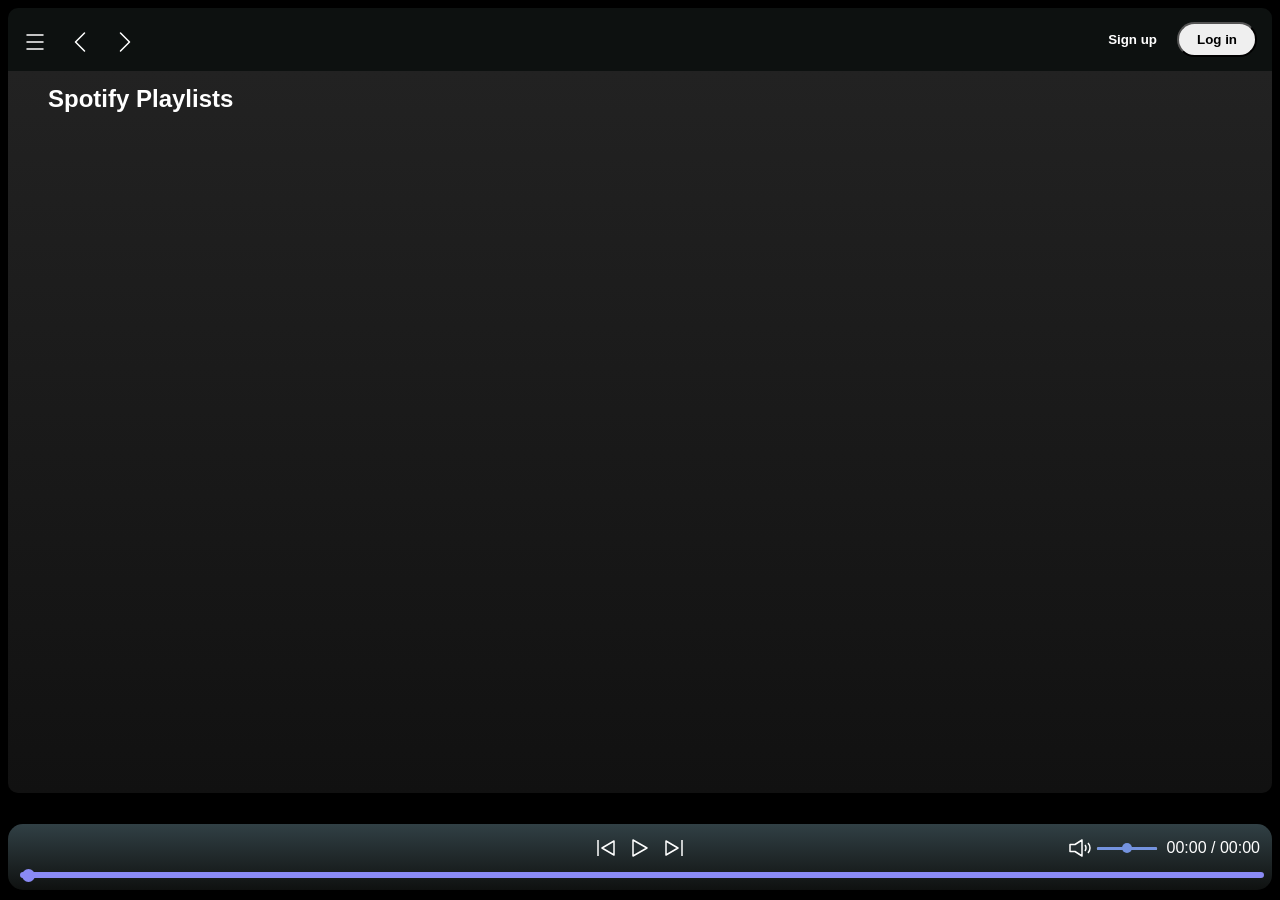
<file: index.html>
<!DOCTYPE html>
<html lang="en">
<head>
    <meta charset="UTF-8">
    <meta name="viewport" content="width=device-width, initial-scale=1.0">
    <title>Spotify - Web Player: Music for everyone</title>
    <link rel="stylesheet" href="style.css">
    <link rel="icon" href="favicon.ico">
</head>
<body>
    <div class="container">
        <div class="left">
            <div class="leftBox1">
                <div class="logoClose">
                    <div class="logo"></div>
                    <div class="close">
                        <svg xmlns="http://www.w3.org/2000/svg" viewBox="0 0 24 24" width="24" height="24" fill="white" stroke="white" stroke-width="2" stroke-linecap="round" stroke-linejoin="round" class="close-icon">
                            <line x1="18" y1="6" x2="6" y2="18"></line>
                            <line x1="6" y1="6" x2="18" y2="18"></line>
                        </svg>
                    </div>
                </div>
                <div class="menus">
                    <ul>
                        <li>
                            <div class="icon home">
                                <svg xmlns="http://www.w3.org/2000/svg" fill="currentColor" data-encore-id="icon" role="img" aria-hidden="true" class="Svg-sc-ytk21e-0 iYxpxA home-active-icon" viewBox="0 0 24 24">
                                    <path d="M13.5 1.515a3 3 0 0 0-3 0L3 5.845a2 2 0 0 0-1 1.732V21a1 1 0 0 0 1 1h6a1 1 0 0 0 1-1v-6h4v6a1 1 0 0 0 1 1h6a1 1 0 0 0 1-1V7.577a2 2 0 0 0-1-1.732l-7.5-4.33z"></path>
                                </svg>
                            </div>Home
                        </li>
                        <li>
                            <div class="icon search">
                                <svg xmlns="http://www.w3.org/2000/svg" fill="currentColor" data-encore-id="icon"role="img" aria-hidden="true" class="Svg-sc-ytk21e-0 iYxpxA search-icon"viewBox="0 0 24 24">
                                    <path d="M10.533 1.279c-5.18 0-9.407 4.14-9.407 9.279s4.226 9.279 9.407 9.279c2.234 0 4.29-.77 5.907-2.058l4.353 4.353a1 1 0 1 0 1.414-1.414l-4.344-4.344a9.157 9.157 0 0 0 2.077-5.816c0-5.14-4.226-9.28-9.407-9.28zm-7.407 9.279c0-4.006 3.302-7.28 7.407-7.28s7.407 3.274 7.407 7.28-3.302 7.279-7.407 7.279-7.407-3.273-7.407-7.28z"></path>
                                </svg>
                            </div>Search
                        </li>
                    </ul>
                </div>
            </div>
            <div class="leftBox2">
                <div class="library">
                    <div class="icon libraryIcon"></div>Your Library
                </div>
                <div class="libraryList">
                    <ul>
                        
                    </ul>
                </div>
            </div>
            <div class="leftBox3">
                <div class="footdata">
                    <ul>
                        <li>Legal</li>
                        <li>Safety & Privacy Center</li>
                        <li>Privacy Policy</li>
                        <li>Cookies</li>
                        <li>About Ads</li>
                        <li>Accessibility</li>
                    </ul>
                    <div class="left3"><a href="#">Cookies</a></div>
                </div>
                <button class="langButton">
                    <div class="internetIcon"></div>English
                </button>
            </div>
        </div>
        <div class="right">
            <nav>
                <div class="naviIcons">
                    <div class="hamburger chevron">
                        <svg width="24" height="24" viewBox="0 0 24 24" fill="currentColor" xmlns="http://www.w3.org/2000/svg">
                            <path d="M4 5L20 5" stroke="currentColor" stroke-width="1.5" stroke-linecap="round" stroke-linejoin="round"/>
                            <path d="M4 12L20 12" stroke="currentColor" stroke-width="1.5" stroke-linecap="round" stroke-linejoin="round"/>
                            <path d="M4 19L20 19" stroke="currentColor" stroke-width="1.5" stroke-linecap="round" stroke-linejoin="round"/>
                        </svg>
                    </div>
                    <div class="leftChevron chevron">
                        <svg xmlns="http://www.w3.org/2000/svg" width="24" height="24" fill="currentColor" class="bi bi-chevron-left" viewBox="0 0 16 16">
                            <path fill-rule="evenodd" d="M11.354 1.646a.5.5 0 0 1 0 .708L5.707 8l5.647 5.646a.5.5 0 0 1-.708.708l-6-6a.5.5 0 0 1 0-.708l6-6a.5.5 0 0 1 .708 0"/>
                        </svg>
                    </div>
                    <div class="rightChevron chevron">
                        <svg xmlns="http://www.w3.org/2000/svg" width="24" height="24" fill="currentColor" class="bi bi-chevron-right" viewBox="0 0 16 16">
                            <path fill-rule="evenodd" d="M4.646 1.646a.5.5 0 0 1 .708 0l6 6a.5.5 0 0 1 0 .708l-6 6a.5.5 0 0 1-.708-.708L10.293 8 4.646 2.354a.5.5 0 0 1 0-.708"/>
                        </svg>
                    </div>
                </div>
                <div class="signupButtons">
                    <button class="btn signbtn">Sign up</button>
                    <button class="btn logbtn">Log in</button>
                </div>
            </nav>
            <section>
                <div class="secHead"><h2>Spotify Playlists</h2></div>
                <div class="cardContainer"></div>
            </section>
            <div class="playBar">
                
                <div class="fullScreenHead" style="display: none;"></div>
                <div class="imagediv" style="display: none;"></div>

                <div class="upperBar">
                    <div class="songInfo"></div>

                    <div class="songButtons">
                        <div class="previous">
                            <svg width="24" height="24" viewBox="0 0 24 24" fill="none" xmlns="http://www.w3.org/2000/svg">
                                <path d="M20 19V5L8 12L20 19Z" stroke="currentColor" stroke-width="1.5" stroke-linejoin="round"/>
                                <path d="M4 4V20" stroke="currentColor" stroke-width="1.5"/>
                            </svg>
                        </div>
                        <div class="play">
                            <svg width="24" height="24" viewBox="0 0 24 24" fill="none" xmlns="http://www.w3.org/2000/svg">
                                <path d="M5 20V4L19 12L5 20Z" stroke="currentColor" stroke-width="1.5" stroke-linejoin="round"/>
                            </svg>
                        </div>
                        <div class="next">
                            <svg width="24" height="24" viewBox="0 0 24 24" fill="none" xmlns="http://www.w3.org/2000/svg">
                                <path d="M4 19V5L16 12L4 19Z" stroke="currentColor" stroke-width="1.5" stroke-linejoin="round"/>
                                <path d="M20 4V20" stroke="currentColor" stroke-width="1.5"/>
                            </svg>
                        </div>
                    </div>

                    <div class="rangeAndTime">
                        <div class="range">
                            <div class="sound">
                                <svg width="24" height="24" viewBox="0 0 24 24" fill="none" xmlns="http://www.w3.org/2000/svg">
                                    <path d="M13.9998 4H14.7498C14.7498 3.72564 14.6 3.47317 14.3592 3.34171C14.1183 3.21024 13.825 3.22076 13.5942 3.36913L13.9998 4ZM13.9998 20L13.5942 20.6309C13.825 20.7792 14.1183 20.7898 14.3592 20.6583C14.6 20.5268 14.7498 20.2744 14.7498 20H13.9998ZM2.00049 8.5V7.75C1.58627 7.75 1.25049 8.08579 1.25049 8.5H2.00049ZM2.00049 15.5H1.25049C1.25049 15.9142 1.58627 16.25 2.00049 16.25V15.5ZM7.00049 8.5V9.25H7.22078L7.40609 9.13087L7.00049 8.5ZM7.00049 15.5L7.40609 14.8691L7.22078 14.75H7.00049V15.5ZM13.2498 4V20H14.7498V4H13.2498ZM1.25049 8.5V15.5H2.75049V8.5H1.25049ZM2.00049 9.25H7.00049V7.75H2.00049V9.25ZM2.00049 16.25H7.00049V14.75H2.00049V16.25ZM7.40609 9.13087L14.4054 4.63087L13.5942 3.36913L6.59489 7.86913L7.40609 9.13087ZM6.59489 16.1309L13.5942 20.6309L14.4054 19.3691L7.40609 14.8691L6.59489 16.1309Z" fill="currentColor"/>
                                    <path d="M17 9C17.6254 9.81968 18 10.8634 18 12C18 13.1366 17.6254 14.1803 17 15" stroke="currentColor" stroke-width="1.5" stroke-linejoin="round"/>
                                    <path d="M20 7C21.2508 8.36613 22 10.1057 22 12C22 13.8943 21.2508 15.6339 20 17" stroke="currentColor" stroke-width="1.5" stroke-linejoin="round"/>
                                </svg>
                            </div>
                            <input type="range">
                        </div>
                        <div class="songTime">00:00 / 00:00</div>
                    </div>

                </div>

                <div class="wholeSeekBar">
                    <div class="time" style="display: none;">
                        <div class="currTime">00:00</div>
                        <div class="totalTime">00:00</div>
                    </div>

                    <div class="seekbar">
                        <div class="circle"></div>
                    </div>
                </div>
            </div>
        </div>
    </div>
    <script src="script.js"></script>
</body>
</html>
</file>
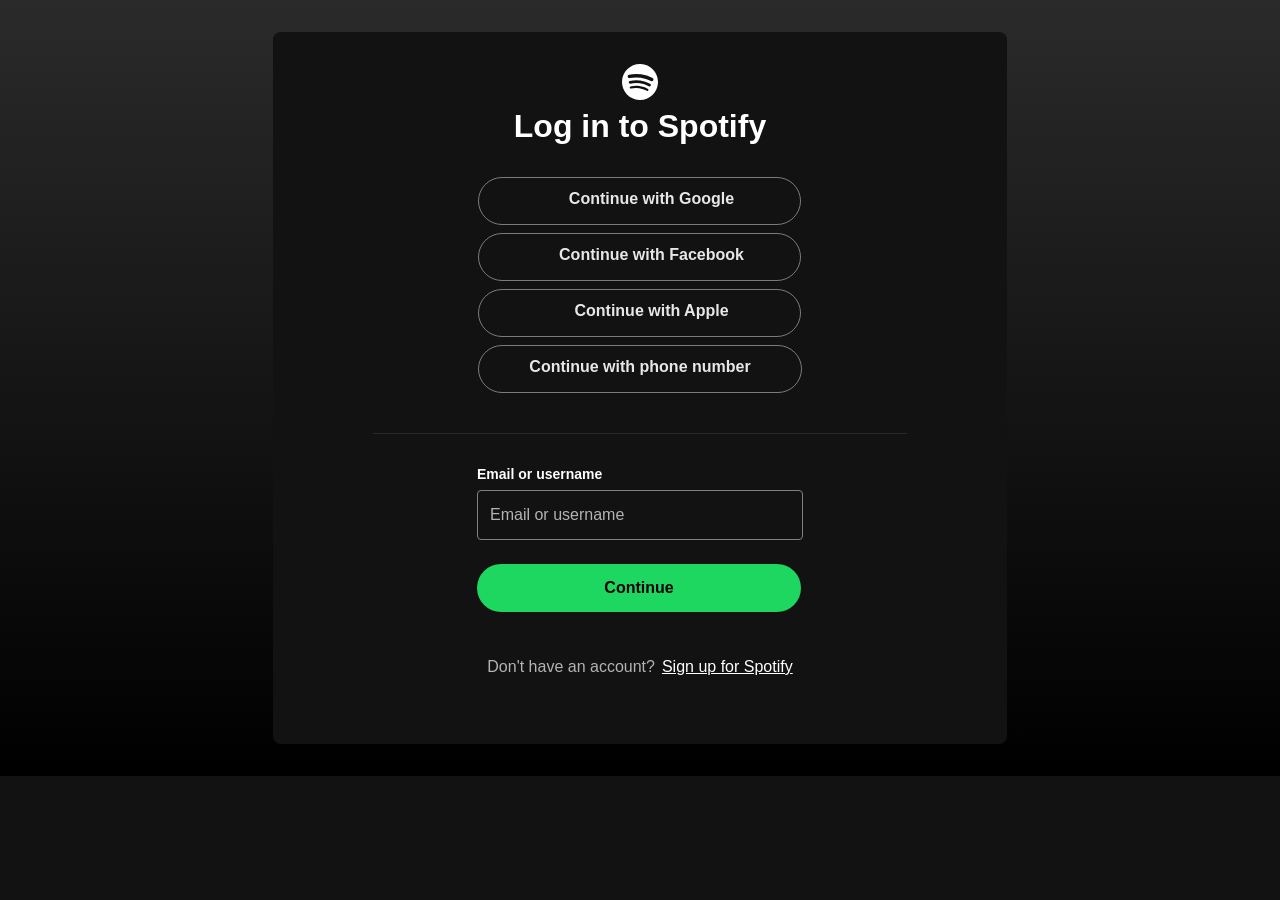
<file: login.html>
<!DOCTYPE html>
<html lang="en">

<head>
    <meta charset="UTF-8">
    <meta name="viewport" content="width=device-width, initial-scale=1.0">
    <title>Log in - Spotify</title>
    <style>
        * {
            margin: 0;
            padding: 0;
            letter-spacing: normal;
            font-family: SpotifyMixUI, CircularSp-Arab, CircularSp-Hebr, CircularSp-Cyrl, CircularSp-Grek, CircularSp-Deva, Helvetica Neue, helvetica, arial, Hiragino Kaku Gothic ProN, Meiryo, MS Gothic;
        }

        body {
            background-color: #121212;
        }

        .container {
            color: white;
            background-image: linear-gradient(rgba(255, 255, 255, 0.1) 0%, rgb(0, 0, 0) 100%);
            padding: 32px;
            display: flex;
            justify-content: center;
            align-items: center;
        }

        .loginInfo {
            background-color: #121212;
            padding-bottom: 32px;
            border-radius: 8px;
            display: flex;
            flex-direction: column;
            justify-content: center;
            align-items: center;
        }

        .logo {
            width: 36px;
            height: 36px;
            padding-top: 32px;
            padding-bottom: 8px;
        }

        .logo a:visited {
            color: white;
        }

        .logo a:link {
            color: white;
        }
        h1{
            margin-bottom: 32px;
        }
        li{
            list-style: none;
            margin-bottom: 8px;
        }
        li button{
            background-color: transparent;
            padding: 7px 31px;
            display: flex;
            justify-content: center;
            align-items: center;
            border: 0.800px solid rgb(124, 124, 124);
            border-radius: 50px;
            cursor: pointer;
        }
        li button:hover{
            border-color: rgb(255, 255, 255);
        }
        .GFAicons{
            width: 24px;
            height: 24px;
        }
        .google{
            background-image: url("https://accounts.scdn.co/sso/images/new-google-icon.72fd940a229bc94cf9484a3320b3dccb.svg");
        }
        .facebook{
            background-image: url("https://accounts.scdn.co/sso/images/new-facebook-icon.eae8e1b6256f7ccf01cf81913254e70b.svg");
        }
        .apple{
            background-image: url("https://accounts.scdn.co/sso/images/new-apple-icon.e356139ea90852da2e60f1ff738f3cbb.svg");
        }
        .GFAtext{
            color: rgba(255, 255, 255, 0.9);
            width: 235px;
            height: 22px;
            margin: 5px auto;
            font-size: 16px;
            font-weight: 700;
        }
        .phoneNo{
            width: 260px;
        }
        .hr{
            width: 534px;
            height: 0px;
            margin: 32px 100px;
            border: none;
            border-top: 0.800px solid rgb(41, 41, 41);
        }

        .loginForm{
            padding-bottom: 24px;
        }
        .label{
            font-size: 14px;
            font-weight: 700;
            padding-bottom: 8px;
        }
        input{
            color: white;
            background-color: #121212;
            width: 300px;
            height: 24px;
            font-size: 16px;
            font-weight: 400;
            padding: 12px;
            border: 0.800px solid #818181;
            border-radius: 4px;
        }
        input::placeholder{
            color: #b3b3b3;
            font-weight: 500;
        }
        input:hover{
            border-color: white;
        }
        .continue{
            padding-bottom: 32px;
        }
        .continue button{
            color: #000000;
            background-color: rgb(30, 215, 96);
            border: none;
            font-size: 16px;
            font-weight: 700;
            width: 324px;
            height: 48px;
            border-radius: 50px;
            cursor: pointer;
        }
        .continue button:hover{
            transform: scale(1.04);
            background-color: rgb(59, 228, 119);
        }

        .part3 h2{
            padding-bottom: 16px;
            display: flex;
            justify-content: center;
            align-items: flex-end;
            gap: 7px;
        }
        .part3 h2{
            color: #b3b3b3;
            height: 32px;
            font-size: 16px;
            font-weight: 400;
            margin-bottom: 20px;
        }
        .part3 h2 a{
            color: #ffffff;
            font-weight: 500;
        }
        .part3 h2 a:hover{
            color: rgb(30, 215, 96);
        }
        @media screen and (max-width: 767px){
            .loginInfo{
                color: red;
                background-color: green;
            }
        }
    </style>
</head>

<body>
    <div class="container">
        <div class="loginInfo">
            <div class="logo">
                <a href="index.html">
                    <svg role="img" viewBox="0 0 24 24" class="e-91000-logo e-91000-baseline" aria-label="Spotify"
                        aria-hidden="false" height="36" data-encore-id="logoSpotify"
                        style="--encore-logo-fill-color: var(--decorative-base);" fill="currentColor">
                        <title>Spotify</title>
                        <path
                            d="M13.427.01C6.805-.253 1.224 4.902.961 11.524.698 18.147 5.853 23.728 12.476 23.99c6.622.263 12.203-4.892 12.466-11.514S20.049.272 13.427.01m5.066 17.579a.717.717 0 0 1-.977.268 14.4 14.4 0 0 0-5.138-1.747 14.4 14.4 0 0 0-5.42.263.717.717 0 0 1-.338-1.392c1.95-.474 3.955-.571 5.958-.29 2.003.282 3.903.928 5.647 1.92a.717.717 0 0 1 .268.978m1.577-3.15a.93.93 0 0 1-1.262.376 17.7 17.7 0 0 0-5.972-1.96 17.7 17.7 0 0 0-6.281.238.93.93 0 0 1-1.11-.71.93.93 0 0 1 .71-1.11 19.5 19.5 0 0 1 6.94-.262 19.5 19.5 0 0 1 6.599 2.165c.452.245.62.81.376 1.263m1.748-3.551a1.147 1.147 0 0 1-1.546.488 21.4 21.4 0 0 0-6.918-2.208 21.4 21.4 0 0 0-7.259.215 1.146 1.146 0 0 1-.456-2.246 23.7 23.7 0 0 1 8.034-.24 23.7 23.7 0 0 1 7.657 2.445c.561.292.78.984.488 1.546m13.612-.036-.832-.247c-1.67-.495-2.14-.681-2.14-1.353 0-.637.708-1.327 2.264-1.327 1.539 0 2.839.752 3.51 1.31.116.096.24.052.24-.098V6.935c0-.097-.027-.15-.098-.203-.83-.62-2.272-1.07-3.723-1.07-2.953 0-4.722 1.68-4.722 3.59 0 2.157 1.371 2.91 3.626 3.546l.973.274c1.689.478 1.998.902 1.998 1.556 0 1.097-.831 1.433-2.07 1.433-1.556 0-3.457-.911-4.35-2.025-.08-.098-.177-.053-.177.062v2.423c0 .097.01.141.08.22.743.814 2.52 1.53 4.59 1.53 2.546 0 4.456-1.485 4.456-3.784 0-1.787-1.052-2.865-3.625-3.635m10.107-1.76c-1.68 0-2.653 1.026-3.219 2.052V9.376c0-.08-.044-.124-.124-.124h-2.22c-.079 0-.123.044-.123.124V20.72c0 .08.044.124.124.124h2.22c.079 0 .123-.044.123-.124v-4.536c.566 1.025 1.521 2.034 3.237 2.034 2.264 0 3.89-1.955 3.89-4.581s-1.644-4.545-3.908-4.545m-.654 6.986c-1.185 0-2.211-1.167-2.618-2.458.407-1.362 1.344-2.405 2.618-2.405 1.211 0 2.051.92 2.051 2.423s-.84 2.44-2.051 2.44m40.633-6.826h-2.264c-.08 0-.115.017-.15.097l-2.282 5.483-2.29-5.483c-.035-.08-.07-.097-.15-.097h-3.661v-.584c0-.955.645-1.397 1.476-1.397.496 0 1.035.256 1.415.486.089.053.15-.008.115-.088l-.796-1.901a.26.26 0 0 0-.124-.133c-.389-.203-1.025-.38-1.644-.38-1.875 0-2.954 1.432-2.954 3.254v.743h-1.503c-.08 0-.124.044-.124.124v1.768c0 .08.044.124.124.124h1.503v6.668c0 .08.044.123.124.123h2.264c.08 0 .124-.044.124-.123v-6.668h1.936l2.812 6.11-1.512 3.325c-.044.098.009.142.097.142h2.414c.08 0 .116-.018.15-.097l4.997-11.355c.035-.08-.009-.141-.097-.141M54.964 9.04c-2.865 0-4.837 2.025-4.837 4.616 0 2.573 1.971 4.616 4.837 4.616 2.856 0 4.846-2.043 4.846-4.616 0-2.591-1.99-4.616-4.846-4.616m.008 7.065c-1.37 0-2.343-1.043-2.343-2.45 0-1.405.973-2.449 2.343-2.449 1.362 0 2.335 1.043 2.335 2.45 0 1.406-.973 2.45-2.335 2.45m33.541-6.334a1.24 1.24 0 0 0-.483-.471 1.4 1.4 0 0 0-.693-.17q-.384 0-.693.17a1.24 1.24 0 0 0-.484.471q-.174.302-.174.681 0 .375.174.677.175.3.484.471t.693.17.693-.17.483-.471.175-.676q0-.38-.175-.682m-.211 1.247a1 1 0 0 1-.394.39 1.15 1.15 0 0 1-.571.14 1.16 1.16 0 0 1-.576-.14 1 1 0 0 1-.391-.39 1.14 1.14 0 0 1-.14-.566q0-.316.14-.562t.391-.388.576-.14q.32 0 .57.14.253.141.395.39t.142.565q0 .312-.142.56m-19.835-5.78c-.85 0-1.468.6-1.468 1.396s.619 1.397 1.468 1.397c.866 0 1.485-.6 1.485-1.397 0-.796-.619-1.397-1.485-1.397m19.329 5.19a.31.31 0 0 0 .134-.262q0-.168-.132-.266-.132-.099-.381-.099h-.588v1.229h.284v-.489h.154l.374.489h.35l-.41-.518a.5.5 0 0 0 .215-.084m-.424-.109h-.26v-.3h.27q.12 0 .184.036a.12.12 0 0 1 .065.116.12.12 0 0 1-.067.111.4.4 0 0 1-.192.037M69.607 9.252h-2.263c-.08 0-.124.044-.124.124v8.56c0 .08.044.123.124.123h2.263c.08 0 .124-.044.124-.123v-8.56c0-.08-.044-.124-.124-.124m-3.333 6.605a2.1 2.1 0 0 1-1.053.257c-.725 0-1.185-.425-1.185-1.362v-3.484h2.211c.08 0 .124-.044.124-.124V9.376c0-.08-.044-.124-.124-.124h-2.21V6.944c0-.097-.063-.15-.15-.08l-3.954 3.113c-.053.044-.07.088-.07.16v1.007c0 .08.044.124.123.124h1.539v3.855c0 2.087 1.203 3.06 2.918 3.06.743 0 1.46-.194 1.884-.442.062-.035.07-.07.07-.133v-1.68c0-.088-.044-.115-.123-.07"
                            transform="translate(-0.95,0)"></path>
                    </svg>
                </a>
            </div>
            <h1>Log in to Spotify</h1>
            <ul>
                <li><button class="googleButton"><div class="GFAicons google"></div><span class="GFAtext">Continue with Google</span></button></li>
                <li><button class="facebookButton"><div class="GFAicons facebook"></div><span class="GFAtext">Continue with Facebook</span></button></li>
                <li><button class="appleButton"><div class="GFAicons apple"></div><span class="GFAtext">Continue with Apple</span></button></li>
                <li><button class="phoneButton"><span class="GFAtext phoneNo">Continue with phone number</span></button></li>
            </ul>
            <hr class="hr">
            <div class="part2">
                <div class="loginForm">
                    <div class="label"><label>Email or username</label></div>
                    <input type="text" placeholder="Email or username">
                </div>
                <div class="continue">
                    <button>Continue</button>
                </div>
            </div>
            <div class="part3">
                <h2>
                    <span>Don't have an account?</span>
                    <a href="signup.html">Sign up for Spotify</a>
                </h2>
            </div>
        </div>
    </div>
    <script>
        document.querySelector(".googleButton").addEventListener("click", () => {
            location.href = "https://accounts.google.com/v3/signin/identifier?continue=http%3A%2F%2Fsupport.google.com%2Faccounts%2Fanswer%2F12849458%3Fhl%3Den&ec=GAZAdQ&hl=en&ifkv=AdBytiOt3Uwve9PhNJ5jx4-uj_1-SELYv4XotmaulQVSq8KMdsnDeBU6dJ2G7Ec-q446x0QokU6rnw&passive=true&sjid=10628498541007402428-NC&flowName=GlifWebSignIn&flowEntry=ServiceLogin&dsh=S-1758363655%3A1753814042597015";
        })
        document.querySelector(".facebookButton").addEventListener("click", () => {
            location.href = "https://www.facebook.com/";
        })
        document.querySelector(".appleButton").addEventListener("click", () => {
            location.href = "https://account.apple.com/sign-in";
        })
    </script>
</body>

</html>
</file>
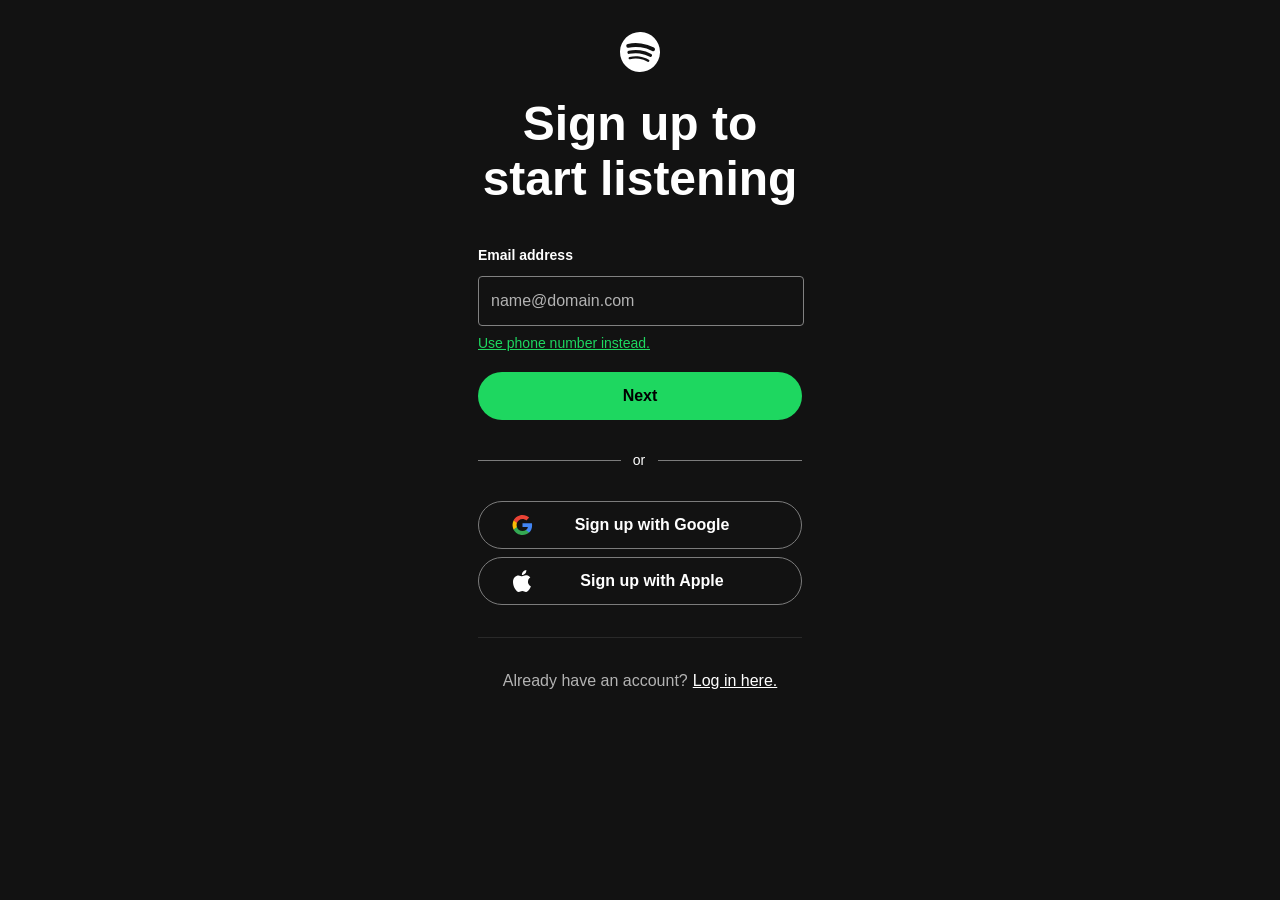
<file: signup.html>
<!DOCTYPE html>
<html lang="en">
<head>
    <meta charset="UTF-8">
    <meta name="viewport" content="width=device-width, initial-scale=1.0">
    <title>Sign up - Spotify</title>
    <style>
        *{
            margin: 0;
            padding: 0;
            font-family: SpotifyMixUI,CircularSp-Arab,CircularSp-Hebr,CircularSp-Cyrl,CircularSp-Grek,CircularSp-Deva, Helvetica Neue,helvetica,arial,Hiragino Kaku Gothic ProN,Meiryo,MS Gothic;
        }
        body{
            background-color: #121212;
        }
        .logo{
            color: white;
            height: 40px;
            width: 40px;
            padding-top: 32px;
            padding-bottom: 24px;
            margin: auto;
        }
        .logo a{
            color: white;
        }
        .logo a:visited{
            color: white;
        }
        .logo a:link{
            color: white;
        }
        .section{
            width: 324px;
            padding: 0px 32px;
            margin: auto;
        }
        .section header{
            margin-bottom: 40px;
        }
        .section h1{
            color: white;
            text-align: center;
            font-size: 48px;
        }
        .label{
            height: 22px;
        }
        .label label{
            color: white;
            font-size: 14px;
            font-weight: 700;
        }
        .input{
            padding-top: 8px;
        }
        .input input{
            width: 300px;
            height: 24px;
            color: white;
            background-color: #121212;
            padding: 12px;
            font-size: 16px;
            border: 0.800px solid #818181;
            border-radius: 4px;
        }
        .input input::placeholder{
            color: #b3b3b3;
        }
        .input input:hover{
            border-color: white;
        }
        .phoneLink{
            margin-top: 8px;
        }
        .phoneLink a{
            color: rgb(30, 215, 96);
            font-size: 14px;
        }
        .button{
            margin-top: 20px;
        }
        .button button{
            width: 324px;
            height: 48px;
            color: black;
            font-size: 16px;
            font-weight: 700;
            background-color: rgb(30, 215, 96);
            border: none;
            border-radius: 50px;
            cursor: pointer;
        }
        .button button:hover{
            background-color: rgb(59, 228, 119);
        }
        .part3{
            margin-top: 32px;
        }
        .hrLine{
            color: white;
            font-size: 14px;
            height: 8px;
            text-align: center;
            border: none;
            border-color: #7c7c7c;
            border-bottom: 1px solid #7c7c7c;
            position: relative;
            z-index: 0;
        }
        .or{
            background-color: #121212;
            width: 37px;
            height: 19px;
            position: absolute;
            left: 44%;
            z-index: 2;
        }
        .links{
            margin-top: 40px;
        }
        .GAicons{
            display: flex;
            justify-content: center;
            align-items: center;
            margin-bottom: 8px;
            border: 0.800px solid rgb(124, 124, 124);
            border-radius: 50px;
        }
        .GAicons:hover{
            border-color: rgb(255, 255, 255);
        }
        .GAicons a div{
            height: 24px;
            width: 24px;
        }
        .GAicons a span{
            width: 236px;
            height: 32px;
            display: flex;
            justify-content: center;
            align-items: center;
        }
        .GAicons a{
            padding: 7px 31px;
            color: white;
            text-decoration: none;
            font-weight: 700;
            display: flex;
            justify-content: center;
            align-items: center;
        }
        .hrLine2{
            margin-top: 32px;
            border-bottom: 0.800px solid #292929;
        }
        .lastLine{
            height: 22px;
            margin-top: 32px;
            margin-bottom: 24px;
            display: flex;
            justify-content: center;
            align-items: center;
            gap: 5px;
        }
        .lastLine span{
            color: #b3b3b3;
            font-weight: 400;
        }
        .lastLine a{
            color: white;
            font-weight: 400;
        }
    </style>
</head>
<body>
    <main>
        <header>
            <div class="logo">
                <a href="index.html">
                    <svg role="img" viewBox="0 0 24 24" class="e-91000-logo e-91000-baseline" aria-label="Spotify" aria-hidden="false" height="40" data-encore-id="logoSpotify" style="--encore-logo-fill-color: var(--decorative-base);" fill="currentColor">
                        <title>Spotify</title>
                        <path d="M13.427.01C6.805-.253 1.224 4.902.961 11.524.698 18.147 5.853 23.728 12.476 23.99c6.622.263 12.203-4.892 12.466-11.514S20.049.272 13.427.01m5.066 17.579a.717.717 0 0 1-.977.268 14.4 14.4 0 0 0-5.138-1.747 14.4 14.4 0 0 0-5.42.263.717.717 0 0 1-.338-1.392c1.95-.474 3.955-.571 5.958-.29 2.003.282 3.903.928 5.647 1.92a.717.717 0 0 1 .268.978m1.577-3.15a.93.93 0 0 1-1.262.376 17.7 17.7 0 0 0-5.972-1.96 17.7 17.7 0 0 0-6.281.238.93.93 0 0 1-1.11-.71.93.93 0 0 1 .71-1.11 19.5 19.5 0 0 1 6.94-.262 19.5 19.5 0 0 1 6.599 2.165c.452.245.62.81.376 1.263m1.748-3.551a1.147 1.147 0 0 1-1.546.488 21.4 21.4 0 0 0-6.918-2.208 21.4 21.4 0 0 0-7.259.215 1.146 1.146 0 0 1-.456-2.246 23.7 23.7 0 0 1 8.034-.24 23.7 23.7 0 0 1 7.657 2.445c.561.292.78.984.488 1.546m13.612-.036-.832-.247c-1.67-.495-2.14-.681-2.14-1.353 0-.637.708-1.327 2.264-1.327 1.539 0 2.839.752 3.51 1.31.116.096.24.052.24-.098V6.935c0-.097-.027-.15-.098-.203-.83-.62-2.272-1.07-3.723-1.07-2.953 0-4.722 1.68-4.722 3.59 0 2.157 1.371 2.91 3.626 3.546l.973.274c1.689.478 1.998.902 1.998 1.556 0 1.097-.831 1.433-2.07 1.433-1.556 0-3.457-.911-4.35-2.025-.08-.098-.177-.053-.177.062v2.423c0 .097.01.141.08.22.743.814 2.52 1.53 4.59 1.53 2.546 0 4.456-1.485 4.456-3.784 0-1.787-1.052-2.865-3.625-3.635m10.107-1.76c-1.68 0-2.653 1.026-3.219 2.052V9.376c0-.08-.044-.124-.124-.124h-2.22c-.079 0-.123.044-.123.124V20.72c0 .08.044.124.124.124h2.22c.079 0 .123-.044.123-.124v-4.536c.566 1.025 1.521 2.034 3.237 2.034 2.264 0 3.89-1.955 3.89-4.581s-1.644-4.545-3.908-4.545m-.654 6.986c-1.185 0-2.211-1.167-2.618-2.458.407-1.362 1.344-2.405 2.618-2.405 1.211 0 2.051.92 2.051 2.423s-.84 2.44-2.051 2.44m40.633-6.826h-2.264c-.08 0-.115.017-.15.097l-2.282 5.483-2.29-5.483c-.035-.08-.07-.097-.15-.097h-3.661v-.584c0-.955.645-1.397 1.476-1.397.496 0 1.035.256 1.415.486.089.053.15-.008.115-.088l-.796-1.901a.26.26 0 0 0-.124-.133c-.389-.203-1.025-.38-1.644-.38-1.875 0-2.954 1.432-2.954 3.254v.743h-1.503c-.08 0-.124.044-.124.124v1.768c0 .08.044.124.124.124h1.503v6.668c0 .08.044.123.124.123h2.264c.08 0 .124-.044.124-.123v-6.668h1.936l2.812 6.11-1.512 3.325c-.044.098.009.142.097.142h2.414c.08 0 .116-.018.15-.097l4.997-11.355c.035-.08-.009-.141-.097-.141M54.964 9.04c-2.865 0-4.837 2.025-4.837 4.616 0 2.573 1.971 4.616 4.837 4.616 2.856 0 4.846-2.043 4.846-4.616 0-2.591-1.99-4.616-4.846-4.616m.008 7.065c-1.37 0-2.343-1.043-2.343-2.45 0-1.405.973-2.449 2.343-2.449 1.362 0 2.335 1.043 2.335 2.45 0 1.406-.973 2.45-2.335 2.45m33.541-6.334a1.24 1.24 0 0 0-.483-.471 1.4 1.4 0 0 0-.693-.17q-.384 0-.693.17a1.24 1.24 0 0 0-.484.471q-.174.302-.174.681 0 .375.174.677.175.3.484.471t.693.17.693-.17.483-.471.175-.676q0-.38-.175-.682m-.211 1.247a1 1 0 0 1-.394.39 1.15 1.15 0 0 1-.571.14 1.16 1.16 0 0 1-.576-.14 1 1 0 0 1-.391-.39 1.14 1.14 0 0 1-.14-.566q0-.316.14-.562t.391-.388.576-.14q.32 0 .57.14.253.141.395.39t.142.565q0 .312-.142.56m-19.835-5.78c-.85 0-1.468.6-1.468 1.396s.619 1.397 1.468 1.397c.866 0 1.485-.6 1.485-1.397 0-.796-.619-1.397-1.485-1.397m19.329 5.19a.31.31 0 0 0 .134-.262q0-.168-.132-.266-.132-.099-.381-.099h-.588v1.229h.284v-.489h.154l.374.489h.35l-.41-.518a.5.5 0 0 0 .215-.084m-.424-.109h-.26v-.3h.27q.12 0 .184.036a.12.12 0 0 1 .065.116.12.12 0 0 1-.067.111.4.4 0 0 1-.192.037M69.607 9.252h-2.263c-.08 0-.124.044-.124.124v8.56c0 .08.044.123.124.123h2.263c.08 0 .124-.044.124-.123v-8.56c0-.08-.044-.124-.124-.124m-3.333 6.605a2.1 2.1 0 0 1-1.053.257c-.725 0-1.185-.425-1.185-1.362v-3.484h2.211c.08 0 .124-.044.124-.124V9.376c0-.08-.044-.124-.124-.124h-2.21V6.944c0-.097-.063-.15-.15-.08l-3.954 3.113c-.053.044-.07.088-.07.16v1.007c0 .08.044.124.123.124h1.539v3.855c0 2.087 1.203 3.06 2.918 3.06.743 0 1.46-.194 1.884-.442.062-.035.07-.07.07-.133v-1.68c0-.088-.044-.115-.123-.07" transform="translate(-0.95,0)"></path>
                    </svg>
                </a>
            </div>
        </header>
        
        <section>
            <div class="section">
                <header>
                    <h1>Sign up to start listening</h1>
                </header>

                <form>
                    <div class="form">
                        <div class="label"><label>Email address</label></div>
                        <div class="input"><input type="text" placeholder="name@domain.com"></div>
                        <div class="phoneLink"><a href="">Use phone number instead.</a></div>
                        <div class="button"><button>Next</button></div>
                    </div>
                </form>

                <div class="part3">
                    <div class="hr"><div class="hrLine"><span class="or">or</span></div></div>

                    <div class="links">
                        <div class="google GAicons">
                            <a href="https://accounts.google.com/v3/signin/identifier?continue=http%3A%2F%2Fsupport.google.com%2Faccounts%2Fanswer%2F12849458%3Fhl%3Den&ec=GAZAdQ&hl=en&ifkv=AdBytiOt3Uwve9PhNJ5jx4-uj_1-SELYv4XotmaulQVSq8KMdsnDeBU6dJ2G7Ec-q446x0QokU6rnw&passive=true&sjid=10628498541007402428-NC&flowName=GlifWebSignIn&flowEntry=ServiceLogin&dsh=S-1758363655%3A1753814042597015">
                                <div class="googleLogo">
                                    <svg width="25" height="24" viewBox="0 0 25 24" fill="none" xmlns="http://www.w3.org/2000/svg">
                                        <path fill-rule="evenodd" clip-rule="evenodd" d="M22.1 12.2272C22.1 11.5182 22.0364 10.8363 21.9182 10.1818H12.5V14.05H17.8818C17.65 15.3 16.9455 16.3591 15.8864 17.0682V19.5772H19.1182C21.0091 17.8363 22.1 15.2727 22.1 12.2272Z" fill="#4285F4"></path>
                                        <path fill-rule="evenodd" clip-rule="evenodd" d="M12.4998 21.9999C15.1998 21.9999 17.4635 21.1045 19.118 19.5772L15.8862 17.0681C14.9907 17.6681 13.8453 18.0227 12.4998 18.0227C9.89529 18.0227 7.69075 16.2636 6.90439 13.8999H3.56348V16.4908C5.20893 19.759 8.59075 21.9999 12.4998 21.9999Z" fill="#34A853"></path>
                                        <path fill-rule="evenodd" clip-rule="evenodd" d="M6.90455 13.9C6.70455 13.3 6.59091 12.6591 6.59091 12C6.59091 11.3409 6.70455 10.7 6.90455 10.1V7.50909H3.56364C2.88636 8.85909 2.5 10.3864 2.5 12C2.5 13.6136 2.88636 15.1409 3.56364 16.4909L6.90455 13.9Z" fill="#FBBC05"></path>
                                        <path fill-rule="evenodd" clip-rule="evenodd" d="M12.4998 5.97727C13.968 5.97727 15.2862 6.48182 16.3226 7.47273L19.1907 4.60455C17.4589 2.99091 15.1953 2 12.4998 2C8.59075 2 5.20893 4.24091 3.56348 7.50909L6.90439 10.1C7.69075 7.73636 9.89529 5.97727 12.4998 5.97727Z" fill="#EA4335"></path>
                                    </svg>
                                </div>
                                <span>Sign up with Google</span>
                            </a>
                        </div>
                        <div class="apple GAicons">
                            <a href="https://account.apple.com/sign-in">
                                <div class="appleLogo">
                                    <svg width="24" height="24" viewBox="0 0 24 24" fill="none" xmlns="http://www.w3.org/2000/svg">
                                        <path d="M15.195 4.513C15.873 3.69 16.351 2.567 16.351 1.433C16.351 1.278 16.341 1.123 16.318 1C15.206 1.044 13.872 1.734 13.083 2.668C12.449 3.379 11.871 4.513 11.871 5.647C11.871 5.825 11.905 5.991 11.916 6.047C11.982 6.058 12.094 6.08 12.216 6.08C13.206 6.08 14.45 5.413 15.195 4.513ZM15.973 6.313C14.317 6.313 12.961 7.325 12.093 7.325C11.171 7.325 9.97 6.38 8.525 6.38C5.779 6.38 3 8.648 3 12.918C3 15.586 4.023 18.398 5.301 20.211C6.391 21.744 7.347 23 8.725 23C10.081 23 10.682 22.1 12.371 22.1C14.083 22.1 14.472 22.978 15.973 22.978C17.463 22.978 18.453 21.61 19.397 20.265C20.442 18.72 20.887 17.219 20.897 17.142C20.809 17.119 17.963 15.952 17.963 12.695C17.963 9.871 20.198 8.604 20.331 8.504C18.852 6.381 16.596 6.314 15.973 6.314V6.313Z" fill="white"></path>
                                    </svg>
                                </div>
                                <span>Sign up with Apple</span>
                            </a>
                        </div>

                    </div>

                    <div class="hrLine2"></div>

                    <p class="lastLine"><span>Already have an account?</span><a href="login.html">Log in here.</a></p>
                </div>
            </div>
        </section>
    </main>
</body>
</html>
</file>
<file: style.css>
* {
    margin: 0;
    padding: 0;
    font-family: SpotifyMixUI, CircularSp-Arab, CircularSp-Hebr, CircularSp-Cyrl, CircularSp-Grek, CircularSp-Deva, Helvetica Neue, helvetica, arial, Hiragino Kaku Gothic ProN, Meiryo, MS Gothic;
}

body {
    background-color: black;
}

.container {
    display: flex;
}

.left {
    width: 25vw;
    height: calc(100vh - 16px);
    padding: 8px 4px;
    display: flex;
    flex-direction: column;
    z-index: 1;
}

.leftBox1 {
    padding: 15px 20px;
    background-color: #121212;
    border-radius: 5px;
}

.logoClose {
    position: relative;
}

.logo {
    width: 75px;
    height: 24px;
    background-image: url(/Assets/SVG/logo.svg);
}

.close {
    position: absolute;
    top: 0;
    right: 0;
    display: none;
}

.menus {
    padding-top: 17px;
}

.icon {
    width: 20px;
    height: 20px;
}

.menus li {
    color: #a8a8a8;
}

.menus li:hover {
    color: white;
}

.menus ul {
    display: flex;
    flex-direction: column;
    gap: 20px;
}

.menus ul li {
    display: flex;
    justify-content: flex-start;
    align-items: center;
    gap: 15px;
    cursor: pointer;
}

.leftBox2 {
    flex-grow: 1;
    margin-top: 7px;
    background-color: #121212;
    padding-bottom: 7px;
    border-radius: 5px;
    display: flex;
    flex-direction: column;
}

.library {
    color: white;
    margin-top: 7px;
    padding: 15px 20px;
    font-size: 16px;
    font-weight: 800;
    display: flex;
    justify-content: flex-start;
    align-items: center;
    gap: 10px;
}

.libraryIcon {
    background-image: url(/Assets/SVG/playlist.svg);
}

.libraryList {
    color: white;
    width: 90%;
    /* max-width: 445px; */
    height: calc(100vh - 438.4px);
    margin: auto;
    padding: 10px;
    background-color: #1f1f1f;
    border-radius: 10px;
    overflow-x: hidden;
    overflow-y: auto;
}

.libraryList::-webkit-scrollbar {
    width: 10px;
    /* vertical scrollbar */
    height: 10px;
    /* horizontal scrollbar */
}

/* Track (background) */
.libraryList::-webkit-scrollbar-track {
    background: #0c0b0b;
    border-radius: 10px;
}

/* Thumb (the scrolling part) */
.libraryList::-webkit-scrollbar-thumb {
    background: #888;
    border-radius: 10px;
}

/* Thumb on hover */
.libraryList::-webkit-scrollbar-thumb:hover {
    background: #555;
}

.libraryList ul {
    display: flex;
    flex-direction: column;
    justify-content: center;
    gap: 10px;
}

.libraryList li {
    padding: 10px;
    border: 1px solid white;
    border-radius: 5px;
    list-style-type: none;
    display: flex;
    justify-content: space-between;
    align-items: center;
    cursor: pointer;
}

.name {
    width: 169px;
    font-size: 14px;
    white-space: nowrap;
    overflow: hidden;
    text-overflow: ellipsis;
}

.artist {
    color: #b3b3b3;
    font-size: 12px;
}

.playNow {
    text-align: center;
    border: 1px solid white;
    border-radius: 10px;
    font-size: 10px;
    width: 51px;
}

@media screen and (max-width: 1185px) {
    .libraryList li {
        padding: 10px 0px;
    }
}

.leftBox3 {
    padding: 0px 20px;
}

.footdata {
    margin: 32px 0px;
}

.leftBox3 ul {
    display: flex;
    justify-content: flex-start;
    flex-direction: row;
    flex-wrap: wrap;
}

.footdata ul li {
    list-style: none;
    font-size: 11px;
    color: #b3b3b3;
    white-space: nowrap;
    cursor: pointer;
}

.footdata ul {
    display: flex;
    justify-content: flex-start;
    align-items: center;
    gap: 15px;
}

.left3 {
    font-size: 12px;
    font-weight: 500;
    padding-top: 20px;
}

.left3 a {
    text-decoration: none;
}

.left3 a:hover {
    text-decoration: underline;
}

.left3 a:visited {
    color: white;
}

.internetIcon {
    width: 20px;
    height: 20px;
    background-image: url(/Assets/SVG/internet.svg);
    background-position: center;
}

.langButton {
    color: white;
    width: 100px;
    height: 32px;
    margin: 32px 0px;
    border: 1px solid #7c7c7c;
    border-radius: 30px;
    font-weight: 600;
    display: flex;
    justify-content: center;
    align-items: center;
    gap: 5px;
    background-color: black;
}

.langButton:hover {
    border-color: white;
    transform: scale(1.04);
}

.right {
    width: calc(75vw - 20px);
    margin: 8px 8px;
    margin-left: 3px;
    border-radius: 10px;
    overflow: hidden;
    position: relative;
    z-index: 0;
}

nav {
    background-color: #0d1110;
    height: 7vh;
    display: flex;
    justify-content: space-between;
    align-items: center;
}

.naviIcons {
    padding-left: 15px;
    display: flex;
    justify-content: center;
    align-items: center;
    gap: 25px;
}

.hamburger {
    display: none;
}

.chevron {
    color: white;
    width: 20px;
    height: 20px;
}

.signupButtons {
    padding-right: 15px;
    display: flex;
    justify-content: center;
    align-items: center;
    gap: 20px;
}

.signbtn {
    /* color: rgb(168, 168, 168); */
    color: rgb(255, 255, 255);
    font-weight: 700;
    background-color: transparent;
    border: none;
    cursor: pointer;
}

.logbtn {
    width: 80px;
    height: 35px;
    font-weight: 700;
    border-radius: 60px;
    cursor: pointer;
}

.signbtn:hover {
    color: rgb(240, 240, 240);
    transform: scale(1.04);
}

.logbtn:hover {
    transform: scale(1.04);
}

section {
    /* background-color: #212121; */
    background-image: linear-gradient(#222222, #111111);
    padding: 0px 40px;
    overflow: auto;
}

section::-webkit-scrollbar {
    width: 2px;
    /* vertical scrollbar */
    height: 10px;
    /* horizontal scrollbar */
}

/* Track (background) */
section::-webkit-scrollbar-track {
    background: #0c0b0b;
    border-radius: 10px;
}

/* Thumb (the scrolling part) */
section::-webkit-scrollbar-thumb {
    background: #888;
    border-radius: 10px;
}

/* Thumb on hover */
section::-webkit-scrollbar-thumb:hover {
    background: #555;
}

.secHead {
    color: white;
    height: 56px;
    display: flex;
    align-items: center;
}

.cardContainer {
    height: 74vh;
    padding: 0px 40px;
    display: flex;
    justify-content: flex-start;
    align-items: flex-start;
    flex-wrap: wrap;
    gap: 18px;
}

.card {
    /* width: 195px; */
    width: 177px;
    height: 275px;
    color: white;
    border-radius: 15px;
    display: flex;
    justify-content: center;
    align-items: center;
    flex-direction: column;
    gap: 8px;
    /* border: 1px solid red; */
}

.card:hover {
    background-image: linear-gradient(#1d1d1d, #1f1f1f);
    cursor: pointer;
}

.card:hover .playIcon button {
    opacity: 1;
    top: 100px;
}

.cardImage {
    width: 153px;
    height: 153px;
    border-radius: 5px;
    background-image: url(/Assets/Images/Saiyaara.jpeg);
    background-size: cover;
}

.playIcon button {
    background-color: #1ed760;
    width: 48px;
    height: 48px;
    border: none;
    border-radius: 50%;
    display: flex;
    justify-content: center;
    align-items: center;
    position: relative;
    top: 112px;
    left: 100px;
    opacity: 0;
    transition-property: all;
    transition-duration: 0.1s;
    transition-delay: 0s;
    transition-timing-function: linear;
}

.playIcon button:hover {
    background-color: #3be477;
    transform: scale(1.04);
    cursor: pointer;
}

.cardInfo {
    width: 153px;
    height: 89px;
}

.songName {
    max-height: 44px;
}

.songName a {
    text-decoration: none;
}

.songName a:hover {
    text-decoration: underline;
}

.songName a:visited {
    color: white;
}

.songDetail {
    color: #b3b3b3;
    font-size: 14px;
    padding-top: 8px;
    max-height: 36px;
    white-space: wrap;
    overflow: hidden;
    text-overflow: ellipsis;
}

.playBar {
    width: calc(75vw - 48px);
    padding: 12px;
    border-radius: 15px;
    /* background-color: rgb(41, 56, 86); */
    background-image: linear-gradient(rgb(49, 64, 69) 0%, rgb(15, 17, 16) 100%);
    display: flex;
    flex-direction: column;
    gap: 12px;
    margin-bottom: 10px;
    position: fixed;
    bottom: 0px;
    color: white;
}

.upperBar {
    display: flex;
    justify-content: space-between;
    align-items: center;
}

.songInfo {
    width: 192px;
    white-space: nowrap;
    overflow: hidden;
    text-overflow: ellipsis;
}

.songButtons {
    color: white;
    display: flex;
    justify-content: center;
    align-items: center;
    gap: 10px;
}

.songButtons div {
    color: white;
    display: flex;
    justify-content: center;
    align-items: center;
    cursor: pointer;
}

.rangeAndTime {
    display: flex;
    justify-content: space-between;
    align-items: center;
    gap: 10px;
}

.range {
    display: flex;
    justify-content: space-between;
    align-items: center;
    gap: 5px;
}

.range input {
    height: 3px;
    width: 60px;
}

.range input[type=range] {
    -webkit-appearance: none;
    /* remove default styling */
    width: 60px;
    height: 3px;
    background: #ddd;
    border-radius: 3px;
}

/* Track (background line) */
.range input[type=range]::-webkit-slider-runnable-track {
    background: #7493df;
    height: 3px;
    border-radius: 3px;
}

.range input[type=range]::-moz-range-track {
    background: #7493df;
    height: 3px;
    border-radius: 3px;
}

/* Thumb (circle/knob) */
.range input[type=range]::-webkit-slider-thumb {
    -webkit-appearance: none;
    background: #7493df;
    height: 10px;
    width: 10px;
    border-radius: 50%;
    margin-top: -4px;
    cursor: pointer;
}

.range input[type=range]::-moz-range-thumb {
    background: #7493df;
    height: 10px;
    width: 10px;
    border-radius: 50%;
    cursor: pointer;
}

.sound {
    height: 24px;
    cursor: pointer;
}

.seekbar {
    height: 2px;
    width: 100%;
    background-color: #8a8af5;
    border: 2px solid #8a8af5;
    border-radius: 20px;
    cursor: pointer;
}

.circle {
    height: 13px;
    width: 13px;
    background-color: #8a8af5;
    border-radius: 50%;
    position: relative;
    left: 0%;
    bottom: 5.5px;
    transition: left 0.5s;
}

@media screen and (max-width: 1400px) {
    .left {
        width: 400px;
        position: absolute;
        left: -100%;
        transition: left 0.3s;
        background-color: black;
    }

    .right {
        width: 100vw;
        margin-left: 8px;
    }

    .playBar {
        width: calc(100% - 40px);
    }

    .hamburger {
        display: block;
        cursor: pointer;
    }

    .close {
        display: block;
        cursor: pointer;
    }
}

@media screen and (max-width: 950px){
    .left {
        width: 300px;
    }
}

@media screen and (max-width: 450px) {
    .left {
        width: calc(100vw - 8px);
    }

    section {
        padding: 0px;
        height: 80vh;
    }

    .cardContainer {
        padding: 0px 0px;
        justify-content: center;
        gap: 0px;
    }

    .secHead {
        padding-left: 15px;
    }

    .playBar {
        width: calc(100vw - 56px);
        display: flex;
        flex-direction: column;
        justify-content: center;
        align-items: center;
        padding: 20px;
    }

    /* ---------ALL THIS FOR FULLSCREEN PLAYER------- */
    .fullScreen {
        display: flex;
        justify-content: space-between;
        align-items: center;
        width: calc(100vw - 56px);
        height: calc(100vh - 106px);
        padding: 20px;
        padding-top: 50px;
        padding-bottom: 40px;
        transition: all 0.3s linear;
    }

    .fullScreenHead{
        width: 100%;
        height: 50px;
        display: flex;
        justify-content: center;
        align-items: center;
    }

    .imagediv{
        height: 280px;
        width: 280px;
        background-size: cover;
    }

    .upperBar1{
        font-size: 16px;
        font-weight: 700;
        text-align: center;
        height: 120px;
        flex-direction: column;
        justify-content: space-between;
    }

    .songButtons .btns1{
        height: 70px;
        width: 70px;
    }

    .songButtons .btns2{
        height: 50px;
        width: 50px;
    }

    .songButtons .btns3{
        height: 50px;
        width: 50px;
    }

    .time{
        width: 100%;
        padding-bottom: 7px;
        display: flex;
        justify-content: space-between;
    }

    .wholeSeekBar{
        width: 100%;
    }
    
    /* --------------------UNTIL THIS---------------- */
    .upperBar {
        align-items: center;
        padding-bottom: 12px;
    }

    .songButtons div {
        width: 24px;
        height: 24px;
    }

    .rangeAndTime {
        display: none;
    }

    .songInfo {
        width: 235px;
    }
}

@media screen and (max-width: 375px) {
    .songInfo {
        width: 120px;
    }

    .upperBar {
        justify-content: space-between;
        gap: 20px;
    }
}
</file>
